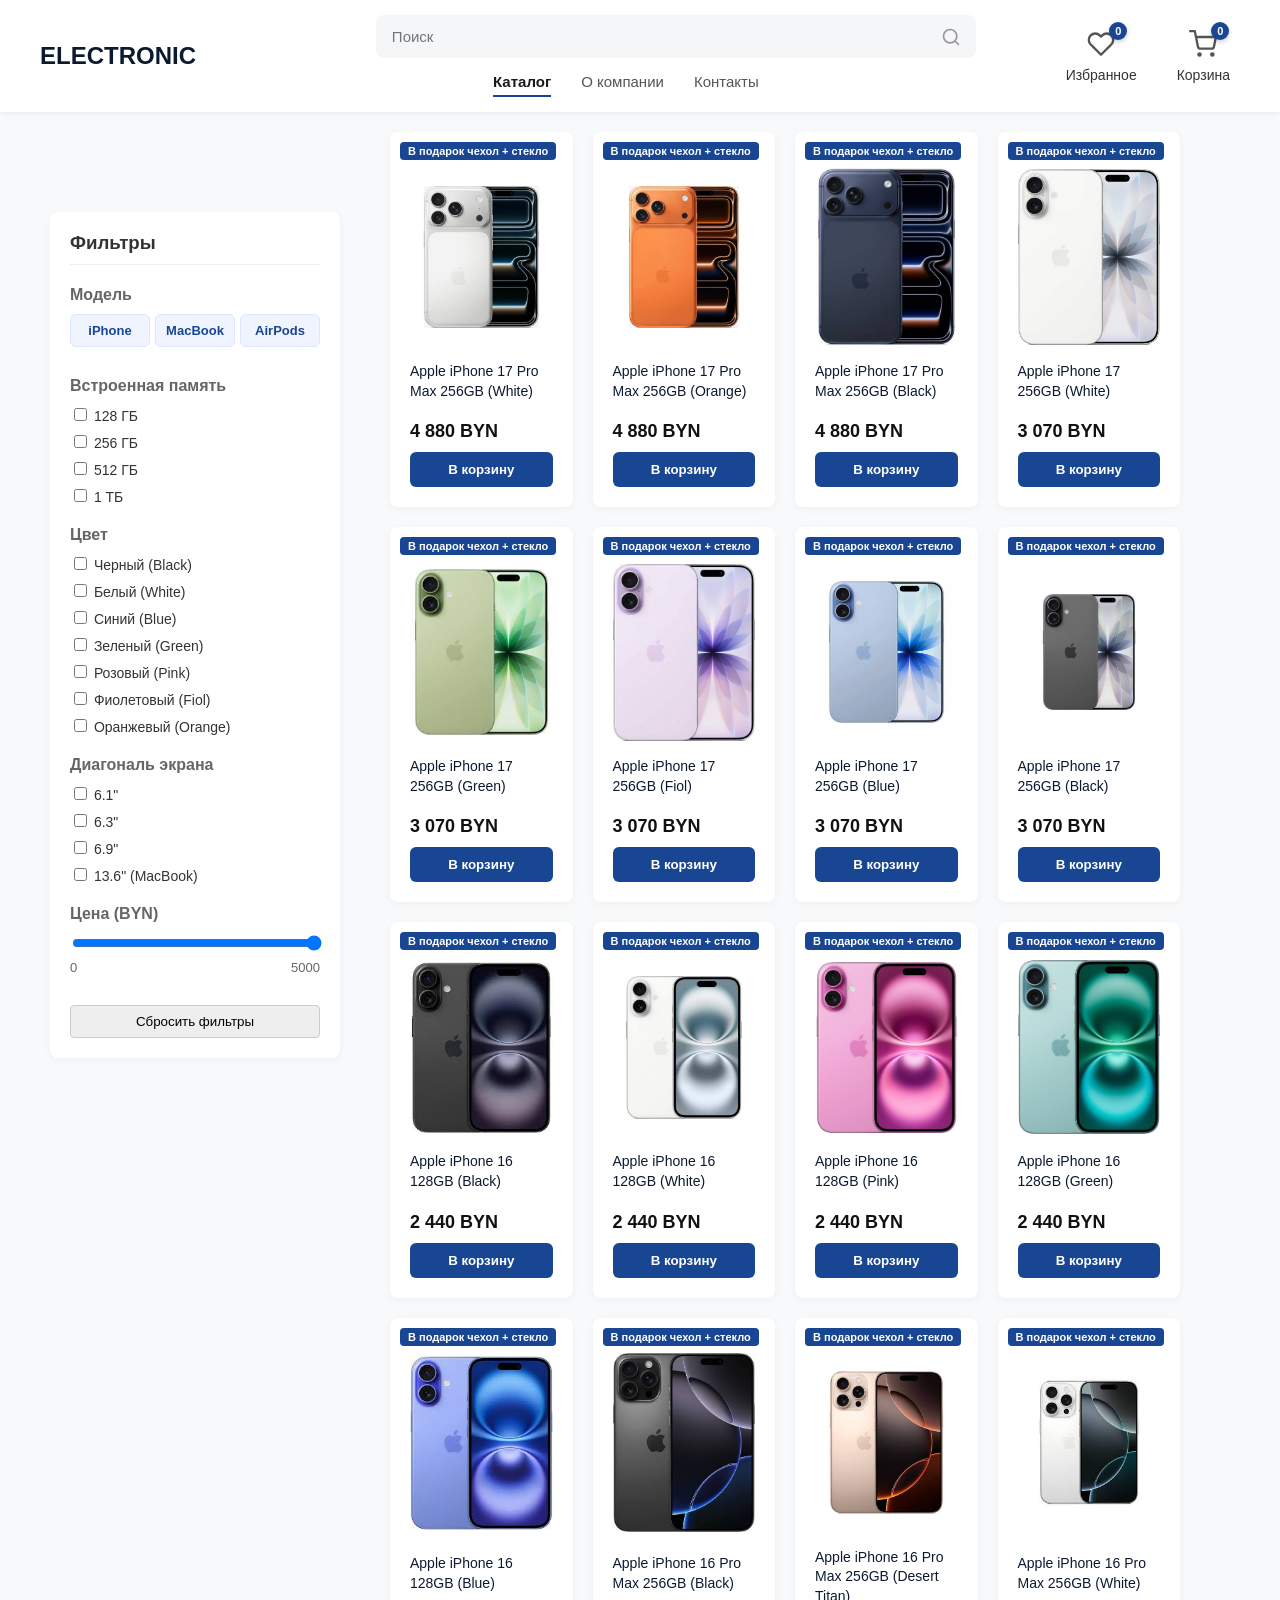
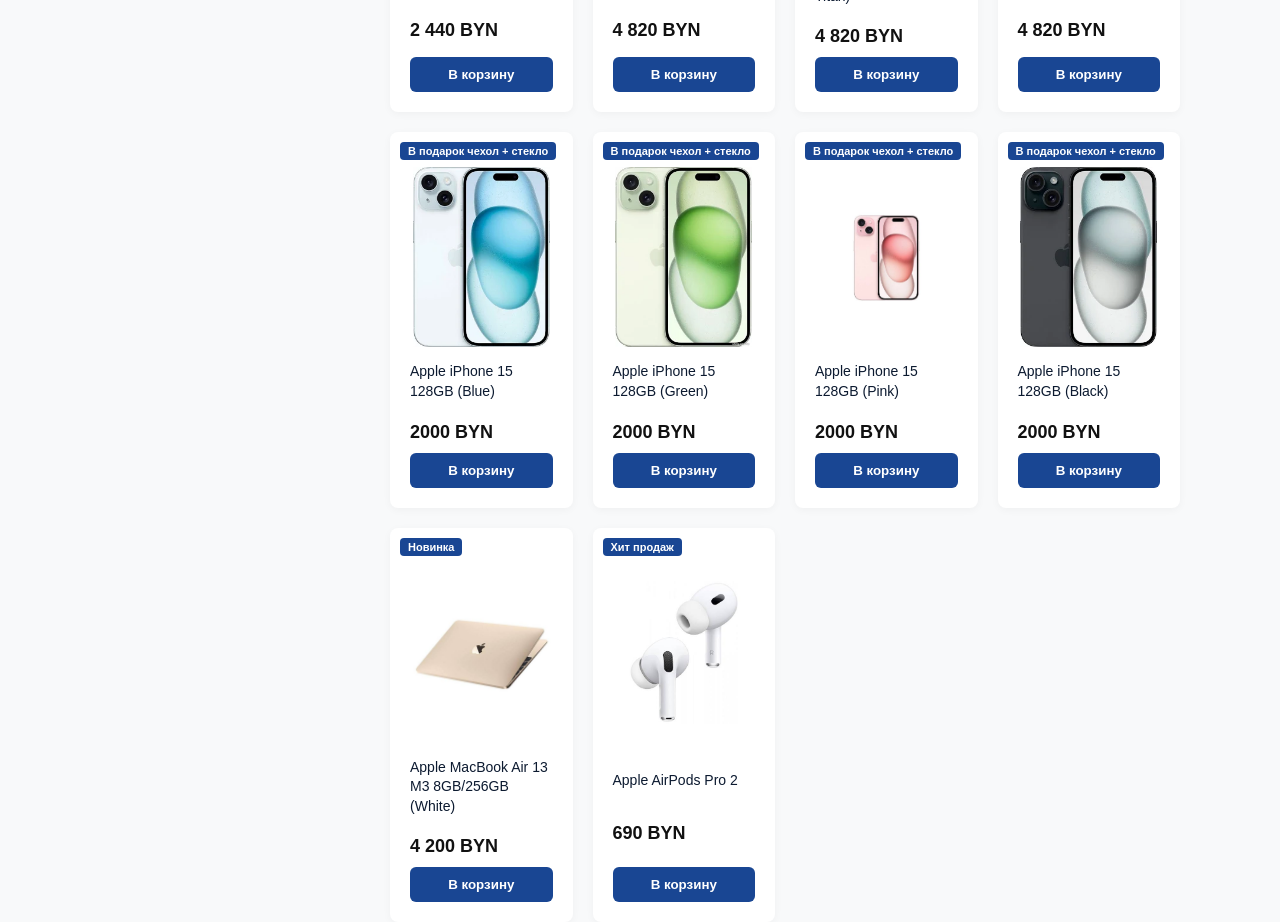
<file: index.html>
<!DOCTYPE html>
<html lang="ru">
<head>
    <meta charset="UTF-8">
    <meta name="viewport" content="width=device-width, initial-scale=1.0">
    <title>Витрина техники — ELECTRONIC</title>
    <link rel="stylesheet" href="style.css">
</head>
<body>

    <!-- шапка сайта -->
            <header class="site-header">
        <a href="index.html" class="logo">ELECTRONIC</a>
        
        <!-- центральный блок -->
        <div class="header-center">
            <div class="search-container">
                <input type="text" id="search-input" placeholder="Поиск">
                <svg width="20" height="20" viewBox="0 0 24 24" fill="none" stroke="#999" stroke-width="2" stroke-linecap="round" stroke-linejoin="round">
                    <circle cx="11" cy="11" r="8"></circle>
                    <line x1="21" y1="21" x2="16.65" y2="16.65"></line>
                </svg>
            </div>
            
            <nav class="main-nav">
                <a href="index.html" class="active">Каталог</a>
                <a href="about.html">О компании</a>
                <a href="contacts.html">Контакты</a>
            </nav>
        </div>

                <div class="header-right">
            <a href="favorites.html" class="fav-link">
                <div class="cart-icon-wrapper">
                    <svg width="28" height="28" viewBox="0 0 24 24" fill="none" stroke="currentColor" stroke-width="2" stroke-linecap="round" stroke-linejoin="round">
                        <path d="M20.84 4.61a5.5 5.5 0 0 0-7.78 0L12 5.67l-1.06-1.06a5.5 5.5 0 0 0-7.78 7.78l1.06 1.06L12 21.23l7.78-7.78 1.06-1.06a5.5 5.5 0 0 0 0-7.78z"></path>
                    </svg>
                    <span class="fav-count">0</span>
                </div>
                <span style="margin-top: 5px;">Избранное</span>
            </a>

            <a href="cart.html" class="cart-link" id="cart-icon">
                <div class="cart-icon-wrapper">
                    <svg width="28" height="28" viewBox="0 0 24 24" fill="none" stroke="currentColor" stroke-width="2" stroke-linecap="round" stroke-linejoin="round">
                        <circle cx="9" cy="21" r="1"></circle>
                        <circle cx="20" cy="21" r="1"></circle>
                        <path d="M1 1h4l2.68 13.39a2 2 0 0 0 2 1.61h9.72a2 2 0 0 0 2-1.61L23 6H6"></path>
                    </svg>
                    <span id="cart-count">0</span>
                </div>
                <span style="margin-top: 5px;">Корзина</span>
            </a>
        </div>
    </header>

    <div class="main-container">
        
        <!-- фильтры -->
        <!-- кнопка для мобильных устройств -->
        <button id="mobile-filter-btn" class="mobile-filter-btn">
            <svg width="20" height="20" viewBox="0 0 24 24" fill="none" stroke="currentColor" stroke-width="2" stroke-linecap="round" stroke-linejoin="round" style="margin-right: 8px; vertical-align: middle;">
                <line x1="4" y1="21" x2="4" y2="14"></line><line x1="4" y1="10" x2="4" y2="3"></line><line x1="12" y1="21" x2="12" y2="12"></line><line x1="12" y1="8" x2="12" y2="3"></line><line x1="20" y1="21" x2="20" y2="16"></line><line x1="20" y1="12" x2="20" y2="3"></line><line x1="1" y1="14" x2="7" y2="14"></line><line x1="9" y1="8" x2="15" y2="8"></line><line x1="17" y1="16" x2="23" y2="16"></line>
            </svg>
            Фильтры
        </button>

        <div class="sidebar-wrapper" id="sidebar-wrapper">
            <aside class="sidebar-filters">
                <h3 style="display: flex; justify-content: space-between; align-items: center;">
                    Фильтры
                    <span id="close-filter-btn" style="cursor: pointer; font-size: 28px; color: #888; display: none;">&times;</span>
                </h3>
                
                <div class="filter-group">
                    <h4>Модель</h4>
                    <div class="tabs-container category-tabs">
                        <label class="tab-label">
                            <input type="radio" name="category" class="category-cb" data-category="iphone">
                            <span>iPhone</span>
                        </label>
                        <label class="tab-label">
                            <input type="radio" name="category" class="category-cb" data-category="macbook">
                            <span>MacBook</span>
                        </label>
                        <label class="tab-label">
                            <input type="radio" name="category" class="category-cb" data-category="airpods">
                            <span>AirPods</span>
                        </label>
                    </div>
                    <div class="sub-filters" id="sub-iphone" style="display: none;">
                        <label><input type="checkbox" class="filter-cb" data-filter="model" value="iPhone 17 Pro Max"> iPhone 17 Pro Max</label>
                        <label><input type="checkbox" class="filter-cb" data-filter="model" value="iPhone 17"> iPhone 17</label>
                        <label><input type="checkbox" class="filter-cb" data-filter="model" value="iPhone 16 Pro Max"> iPhone 16 Pro Max</label>
                        <label><input type="checkbox" class="filter-cb" data-filter="model" value="iPhone 16"> iPhone 16</label>
                        <label><input type="checkbox" class="filter-cb" data-filter="model" value="iPhone 15 Pro Max"> iPhone 15 Pro Max</label>
                        <label><input type="checkbox" class="filter-cb" data-filter="model" value="iPhone 15"> iPhone 15</label>
                    </div>
                    <div class="sub-filters" id="sub-macbook" style="display: none;">
                        <label><input type="checkbox" class="filter-cb" data-filter="model" value="MacBook Air"> MacBook Air</label>
                    </div>
                    <div class="sub-filters" id="sub-airpods" style="display: none;">
                        <label><input type="checkbox" class="filter-cb" data-filter="model" value="AirPods Pro"> AirPods Pro</label>
                    </div>
                </div>

                <div class="filter-group">
                    <h4>Встроенная память</h4>
                    <label><input type="checkbox" class="filter-cb" data-filter="memory" value="128GB"> 128 ГБ</label>
                    <label><input type="checkbox" class="filter-cb" data-filter="memory" value="256GB"> 256 ГБ</label>
                    <label><input type="checkbox" class="filter-cb" data-filter="memory" value="512GB"> 512 ГБ</label>
                    <label><input type="checkbox" class="filter-cb" data-filter="memory" value="1TB"> 1 ТБ</label>
                </div>

                <div class="filter-group">
                    <h4>Цвет</h4>
                    <label><input type="checkbox" class="filter-cb" data-filter="color" value="Black"> Черный (Black)</label>
                    <label><input type="checkbox" class="filter-cb" data-filter="color" value="White"> Белый (White)</label>
                    <label><input type="checkbox" class="filter-cb" data-filter="color" value="Blue"> Синий (Blue)</label>
                    <label><input type="checkbox" class="filter-cb" data-filter="color" value="Green"> Зеленый (Green)</label>
                    <label><input type="checkbox" class="filter-cb" data-filter="color" value="Pink"> Розовый (Pink)</label>
                    <label><input type="checkbox" class="filter-cb" data-filter="color" value="Fiol"> Фиолетовый (Fiol)</label>
                    <label><input type="checkbox" class="filter-cb" data-filter="color" value="Orange"> Оранжевый (Orange)</label>
                </div>

                <div class="filter-group">
                    <h4>Диагональ экрана</h4>
                    <label><input type="checkbox" class="filter-cb" data-filter="screen" value="6.1"> 6.1"</label>
                    <label><input type="checkbox" class="filter-cb" data-filter="screen" value="6.3"> 6.3"</label>
                    <label><input type="checkbox" class="filter-cb" data-filter="screen" value="6.9"> 6.9"</label>
                    <label><input type="checkbox" class="filter-cb" data-filter="screen" value="13.6"> 13.6" (MacBook)</label>
                </div>

                <div class="filter-group">
                    <h4>Цена (BYN)</h4>
                    <input type="range" id="price-range" min="0" max="5000" value="5000" step="50" style="width: 100%;">
                    <div style="display: flex; justify-content: space-between; font-size: 13px; margin-top: 5px; color: #666;">
                        <span>0</span>
                        <span id="price-value">5000</span>
                    </div>
                </div>
                
                <button id="reset-filters" style="width: 100%; padding: 8px; margin-top: 10px; cursor: pointer; background: #eee; border: 1px solid #ccc; border-radius: 4px;">Сбросить фильтры</button>
            </aside>
        </div>

        <main class="products-grid" id="products-container"></main>
    </div>
    <script src="products-data.js"></script>
    <script src="cart.js"></script>
    <script src="app.js"></script>
</body>
</html>
</file>
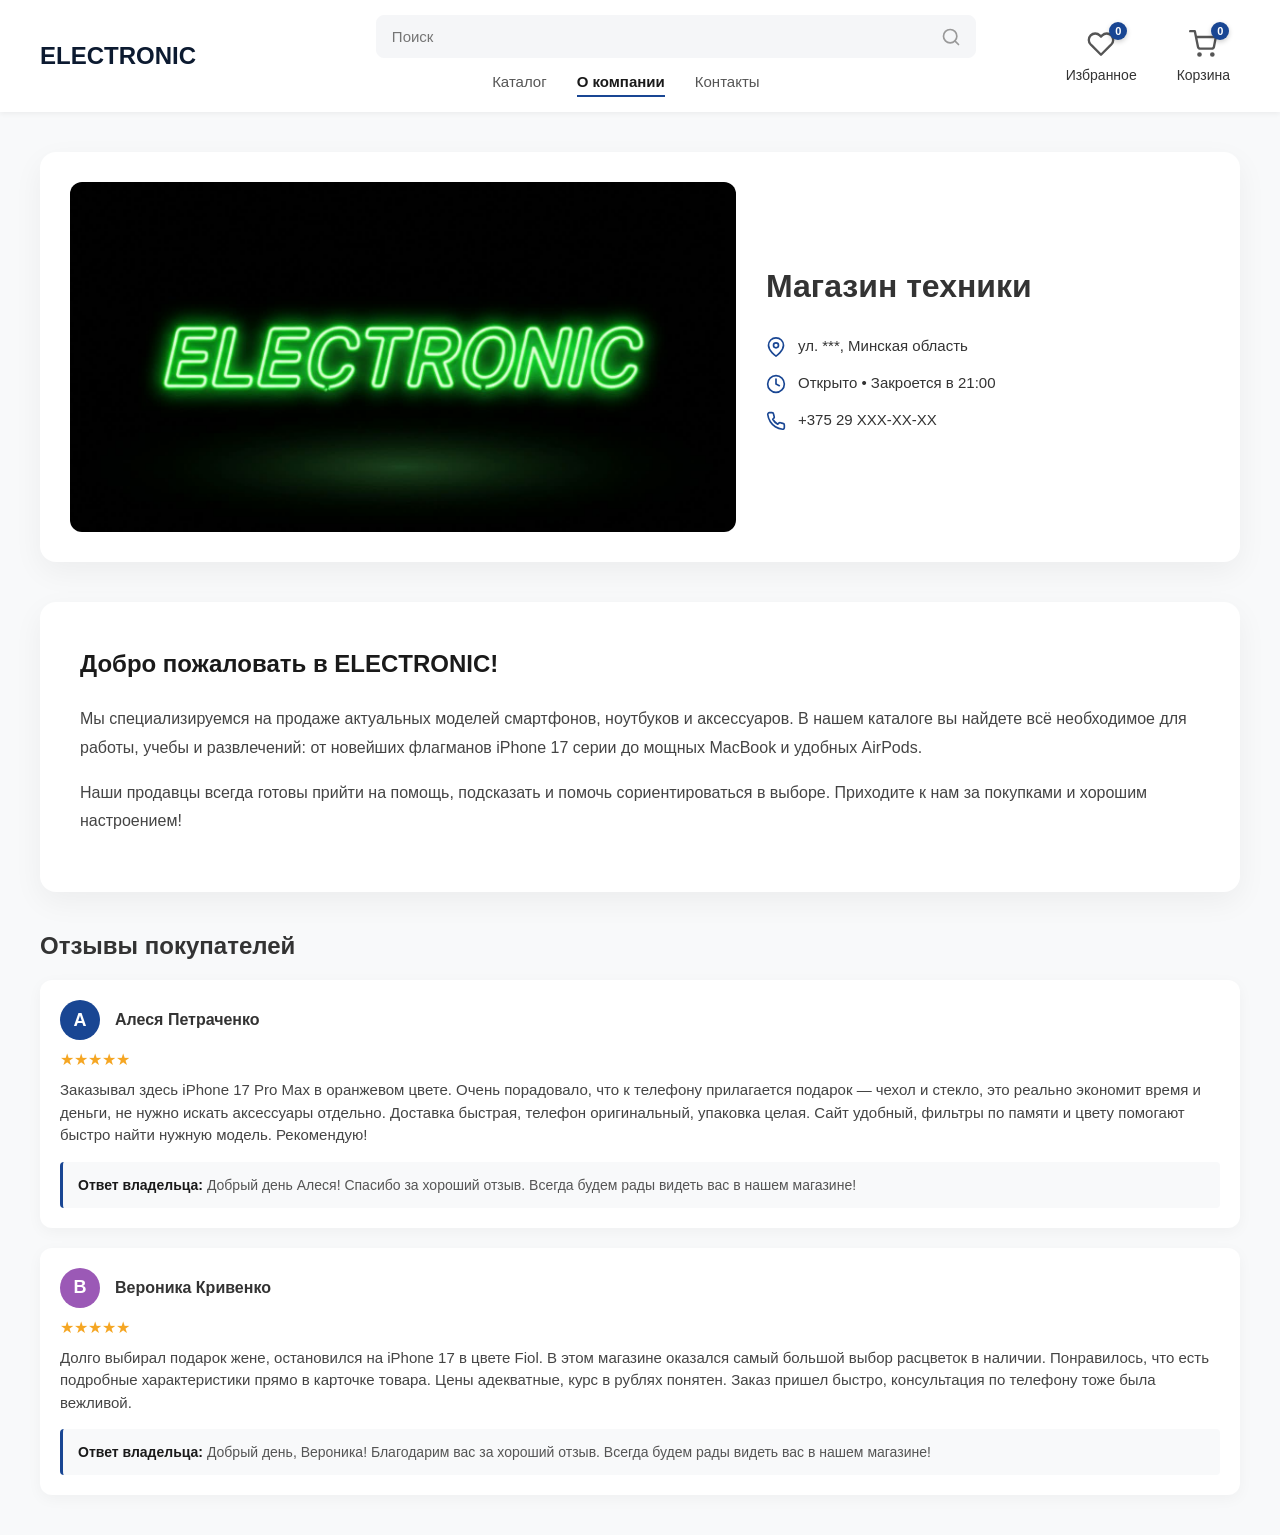
<file: about.html>
<!DOCTYPE html>
<html lang="ru">
<head>
    <meta charset="UTF-8">
    <meta name="viewport" content="width=device-width, initial-scale=1.0">
    <title>О компании — ELECTRONIC</title>
    <link rel="stylesheet" href="style.css">
    <style>
        .about-container {
            max-width: 1200px;
            margin: 40px auto;
            padding: 0 20px;
        }

        /* Верхний блок */
        .about-top {
            display: flex;
            gap: 30px;
            background: #fff;
            border-radius: 16px;
            padding: 30px;
            box-shadow: 0 10px 30px rgba(0,0,0,0.05);
            margin-bottom: 40px;
        }

                .about-gallery {
            flex: 1.5;
            display: flex;
            gap: 10px;
            height: 350px;
        }
        
        .about-gallery img {
            width: 100%; 
            height: 100%;
            object-fit: cover;
            border-radius: 12px;
        }

        .about-info {
            flex: 1;
            display: flex;
            flex-direction: column;
            justify-content: center;
        }
        .about-info h1 {
            font-size: 32px;
            margin: 0 0 10px 0;
        }
        .about-rating {
            color: #f5a623;
            font-size: 18px;
            margin-bottom: 20px;
        }
        .about-rating span {
            color: #888;
            font-size: 14px;
            margin-left: 5px;
        }
        .contact-list {
            list-style: none;
            padding: 0;
            margin: 0;
        }
        .contact-list li {
            display: flex;
            align-items: flex-start;
            gap: 12px;
            margin-bottom: 15px;
            font-size: 15px;
            color: #333;
            line-height: 1.4;
        }
        .contact-list svg {
            color: #194693;
            flex-shrink: 0;
            margin-top: 2px;
        }

        /* Блок с текстом */
        .about-text {
            background: #fff;
            border-radius: 16px;
            padding: 40px;
            box-shadow: 0 10px 30px rgba(0,0,0,0.05);
            margin-bottom: 40px;
            line-height: 1.8;
            color: #444;
        }
        .about-text h2 {
            color: #1a1a1a;
            margin-top: 0;
        }

        /* Блок с отзывами */
        .reviews-section h2 {
            font-size: 24px;
            margin-bottom: 20px;
        }
        .review-card {
            background: #fff;
            border-radius: 12px;
            padding: 20px;
            margin-bottom: 20px;
            box-shadow: 0 4px 15px rgba(0,0,0,0.04);
        }
        .review-header {
            display: flex;
            align-items: center;
            gap: 15px;
            margin-bottom: 10px;
        }
        .review-avatar {
            width: 40px;
            height: 40px;
            border-radius: 50%;
            background-color: #194693;
            color: white;
            display: flex;
            align-items: center;
            justify-content: center;
            font-weight: bold;
            font-size: 18px;
        }
        .review-author {
            font-weight: bold;
            color: #333;
        }
        .review-date {
            color: #888;
            font-size: 13px;
        }
        .review-stars {
            color: #f5a623;
            margin-bottom: 10px;
        }
        .review-text {
            font-size: 15px;
            color: #444;
            line-height: 1.5;
            margin-bottom: 15px;
        }
        .owner-reply {
            background: #f8f9fa;
            border-left: 3px solid #194693;
            padding: 15px;
            border-radius: 4px;
            font-size: 14px;
            color: #555;
        }
        .owner-reply strong {
            color: #1a1a1a;
        }
    </style>
</head>
<body>

    <header class="site-header">
        <a href="index.html" class="logo">ELECTRONIC</a>
        <div class="header-center">
            <div class="search-container">
                <input type="text" id="search-input" placeholder="Поиск">
                <svg width="20" height="20" viewBox="0 0 24 24" fill="none" stroke="#999" stroke-width="2" stroke-linecap="round" stroke-linejoin="round"><circle cx="11" cy="11" r="8"></circle><line x1="21" y1="21" x2="16.65" y2="16.65"></line></svg>
            </div>
            <nav class="main-nav">
                <a href="index.html">Каталог</a>
                <a href="about.html" class="active">О компании</a>
                <a href="contacts.html">Контакты</a>
            </nav>
        </div>
        <div class="header-right">
            <a href="favorites.html" class="fav-link">
                <div class="cart-icon-wrapper">
                    <svg width="28" height="28" viewBox="0 0 24 24" fill="none" stroke="currentColor" stroke-width="2" stroke-linecap="round" stroke-linejoin="round"><path d="M20.84 4.61a5.5 5.5 0 0 0-7.78 0L12 5.67l-1.06-1.06a5.5 5.5 0 0 0-7.78 7.78l1.06 1.06L12 21.23l7.78-7.78 1.06-1.06a5.5 5.5 0 0 0 0-7.78z"></path></svg>
                    <span class="fav-count">0</span>
                </div>
                <span style="margin-top: 5px;">Избранное</span>
            </a>
            <a href="cart.html" class="cart-link" id="cart-icon">
                <div class="cart-icon-wrapper">
                    <svg width="28" height="28" viewBox="0 0 24 24" fill="none" stroke="currentColor" stroke-width="2" stroke-linecap="round" stroke-linejoin="round"><circle cx="9" cy="21" r="1"></circle><circle cx="20" cy="21" r="1"></circle><path d="M1 1h4l2.68 13.39a2 2 0 0 0 2 1.61h9.72a2 2 0 0 0 2-1.61L23 6H6"></path></svg>
                    <span id="cart-count">0</span>
                </div>
                <span style="margin-top: 5px;">Корзина</span>
            </a>
        </div>
    </header>

    <div class="about-container">
        
        <!-- верхний блок -->
        <div class="about-top">
            <div class="about-gallery">
                <img src="images/shop1.jpg" alt="Магазин внутри 1">
            </div>
            
            <div class="about-info">
                <h1>Магазин техники</h1>
                <div class="about-rating">
                </div>
                
                <ul class="contact-list">
                    <li>
                        <svg width="20" height="20" viewBox="0 0 24 24" fill="none" stroke="currentColor" stroke-width="2" stroke-linecap="round" stroke-linejoin="round"><path d="M21 10c0 7-9 13-9 13s-9-6-9-13a9 9 0 0 1 18 0z"></path><circle cx="12" cy="10" r="3"></circle></svg>
                        <span>ул. ***, Минская область</span>
                    </li>
                    <li>
                        <svg width="20" height="20" viewBox="0 0 24 24" fill="none" stroke="currentColor" stroke-width="2" stroke-linecap="round" stroke-linejoin="round"><circle cx="12" cy="12" r="10"></circle><polyline points="12 6 12 12 16 14"></polyline></svg>
                        <span>Открыто • Закроется в 21:00</span>
                    </li>
                    <li>
                        <svg width="20" height="20" viewBox="0 0 24 24" fill="none" stroke="currentColor" stroke-width="2" stroke-linecap="round" stroke-linejoin="round"><path d="M22 16.92v3a2 2 0 0 1-2.18 2 19.79 19.79 0 0 1-8.63-3.07 19.5 19.5 0 0 1-6-6 19.79 19.79 0 0 1-3.07-8.67A2 2 0 0 1 4.11 2h3a2 2 0 0 1 2 1.72 12.84 12.84 0 0 0 .7 2.81 2 2 0 0 1-.45 2.11L8.09 9.91a16 16 0 0 0 6 6l1.27-1.27a2 2 0 0 1 2.11-.45 12.84 12.84 0 0 0 2.81.7A2 2 0 0 1 22 16.92z"></path></svg>
                        <span>+375 29 XXX-XX-XX</span>
                    </li>
                </ul>
            </div>
        </div>

        <!-- текстовый блок -->
        <div class="about-text">
            <h2>Добро пожаловать в ELECTRONIC!</h2>
            <p>Мы специализируемся на продаже актуальных моделей смартфонов, ноутбуков и аксессуаров. В нашем каталоге вы найдете всё необходимое для работы, учебы и развлечений: от новейших флагманов iPhone 17 серии до мощных MacBook и удобных AirPods.</p>
            <p>Наши продавцы всегда готовы прийти на помощь, подсказать и помочь сориентироваться в выборе. Приходите к нам за покупками и хорошим настроением!</p>
        </div>

        <!-- блок с отзывами -->
        <div class="reviews-section">
            <h2>Отзывы покупателей</h2>
            
            <!-- Отзыв 1 -->
            <div class="review-card">
                <div class="review-header">
                    <div class="review-avatar">А</div>
                    <div>
                        <div class="review-author">Алеся Петраченко</div>
                    </div>
                </div>
                <div class="review-stars">★★★★★</div>
                <div class="review-text">Заказывал здесь iPhone 17 Pro Max в оранжевом цвете. Очень порадовало, что к телефону прилагается подарок — чехол и стекло, это реально экономит время и деньги, не нужно искать аксессуары отдельно. Доставка быстрая, телефон оригинальный, упаковка целая. Сайт удобный, фильтры по памяти и цвету помогают быстро найти нужную модель. Рекомендую!</div>
                <div class="owner-reply">
                    <strong>Ответ владельца:</strong> Добрый день Алеся! Спасибо за хороший отзыв. Всегда будем рады видеть вас в нашем магазине!
                </div>
            </div>

            <!-- Отзыв 2 -->
            <div class="review-card">
                <div class="review-header">
                    <div class="review-avatar" style="background-color: #9b59b6;">В</div>
                    <div>
                        <div class="review-author">Вероника Кривенко</div>
                    </div>
                </div>
                <div class="review-stars">★★★★★</div>
                <div class="review-text">Долго выбирал подарок жене, остановился на iPhone 17 в цвете Fiol. В этом магазине оказался самый большой выбор расцветок в наличии. Понравилось, что есть подробные характеристики прямо в карточке товара. Цены адекватные, курс в рублях понятен. Заказ пришел быстро, консультация по телефону тоже была вежливой.</div>
                <div class="owner-reply">
                    <strong>Ответ владельца:</strong> Добрый день, Вероника! Благодарим вас за хороший отзыв. Всегда будем рады видеть вас в нашем магазине!
                </div>
            </div>
        </div>

    </div>
	<script src="products-data.js"></script>
    <script src="cart.js"></script>
</body>
</html>
</file>
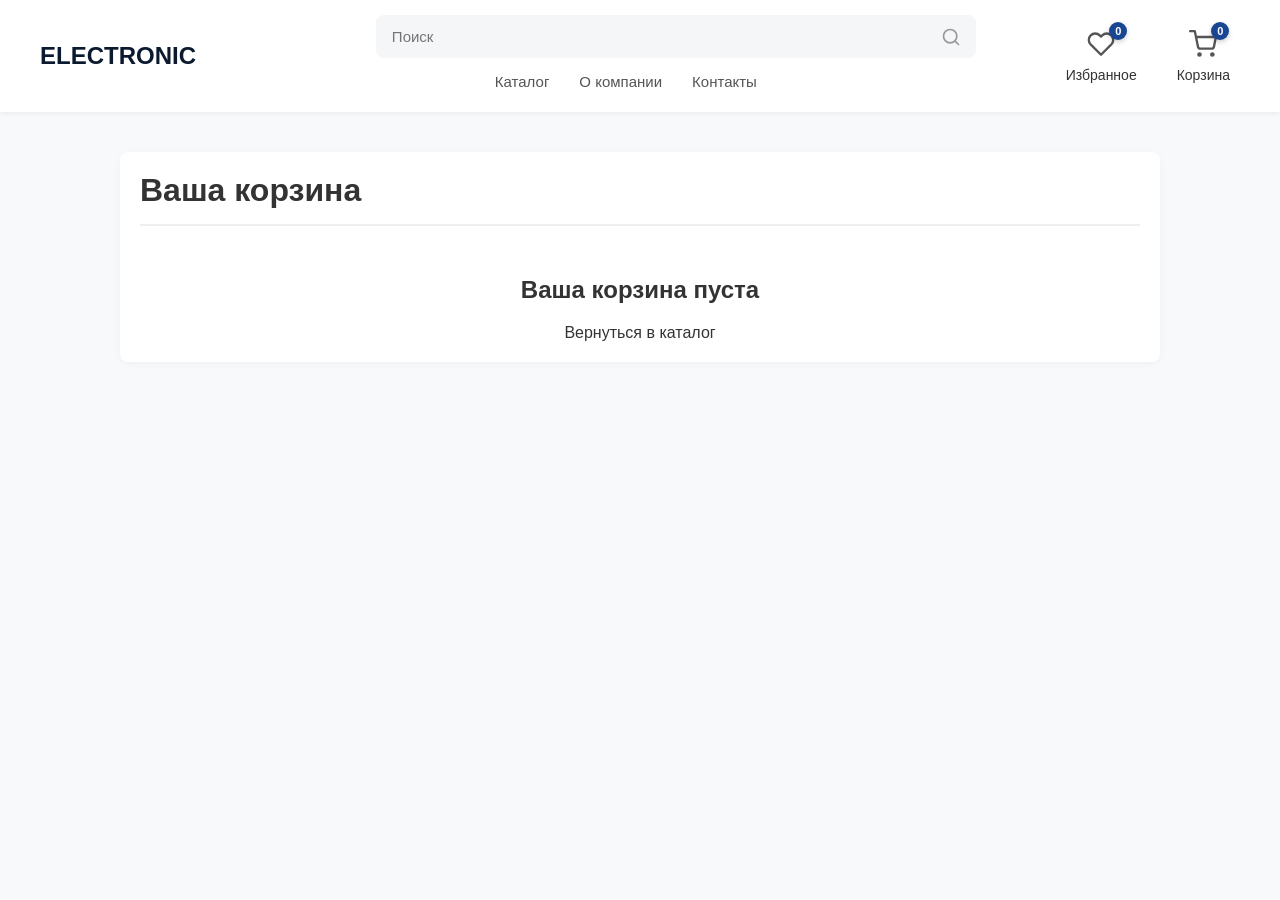
<file: cart.html>
<!DOCTYPE html>
<html lang="ru">
<head>
    <meta charset="UTF-8">
    <meta name="viewport" content="width=device-width, initial-scale=1.0">
    <title>Корзина — ELECTRONIC</title>
    <link rel="stylesheet" href="style.css">
</head>
<body>
            <header class="site-header">
        <a href="index.html" class="logo">ELECTRONIC</a>
        <div class="header-center">
            <div class="search-container">
                <input type="text" id="search-input" placeholder="Поиск">
                <svg width="20" height="20" viewBox="0 0 24 24" fill="none" stroke="#999" stroke-width="2" stroke-linecap="round" stroke-linejoin="round">
                    <circle cx="11" cy="11" r="8"></circle>
                    <line x1="21" y1="21" x2="16.65" y2="16.65"></line>
                </svg>
            </div>
            <nav class="main-nav">
                <a href="index.html">Каталог</a>
                <a href="about.html">О компании</a>
                <a href="contacts.html">Контакты</a>
            </nav>
        </div>
                <div class="header-right">
            <a href="favorites.html" class="fav-link">
                <div class="cart-icon-wrapper">
                    <svg width="28" height="28" viewBox="0 0 24 24" fill="none" stroke="currentColor" stroke-width="2" stroke-linecap="round" stroke-linejoin="round">
                        <path d="M20.84 4.61a5.5 5.5 0 0 0-7.78 0L12 5.67l-1.06-1.06a5.5 5.5 0 0 0-7.78 7.78l1.06 1.06L12 21.23l7.78-7.78 1.06-1.06a5.5 5.5 0 0 0 0-7.78z"></path>
                    </svg>
                    <span class="fav-count">0</span>
                </div>
                <span style="margin-top: 5px;">Избранное</span>
            </a>
            <a href="cart.html" class="cart-link" id="cart-icon">
                <div class="cart-icon-wrapper">
                    <svg width="28" height="28" viewBox="0 0 24 24" fill="none" stroke="currentColor" stroke-width="2" stroke-linecap="round" stroke-linejoin="round">
                        <circle cx="9" cy="21" r="1"></circle>
                        <circle cx="20" cy="21" r="1"></circle>
                        <path d="M1 1h4l2.68 13.39a2 2 0 0 0 2 1.61h9.72a2 2 0 0 0 2-1.61L23 6H6"></path>
                    </svg>
                    <span id="cart-count">0</span>
                </div>
                <span style="margin-top: 5px;">Корзина</span>
            </a>
        </div>
    </header>
    <div class="cart-page">
        <h1>Ваша корзина</h1>
        <div id="cart-items">
        </div>
        <div class="cart-summary" id="cart-summary" style="display: none;">
            <div class="cart-total">
                Итого: <span id="cart-total-price">0 руб</span>
            </div>
            <button class="checkout-btn" onclick="checkout()">Оформить заказ</button>
        </div>
        <div id="empty-cart-message" style="display: none; text-align: center; margin-top: 50px;">
            <h2>Ваша корзина пуста</h2>
            <a href="index.html" class="back-link">Вернуться в каталог</a>
        </div>
    </div>
    <script src="products-data.js"></script>
    <script src="cart.js"></script>
    <script src="cart-page.js"></script>
</body>
</html>
</file>
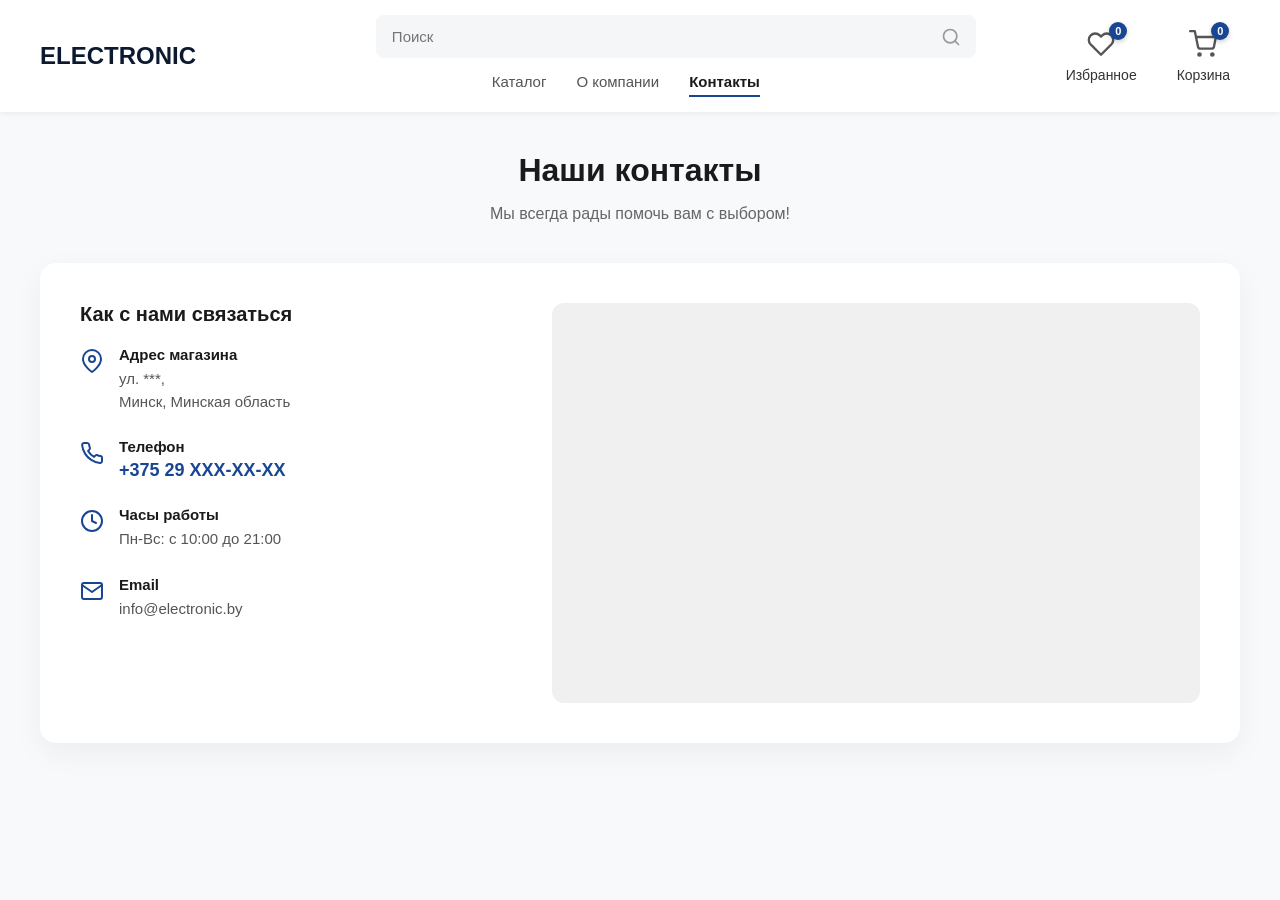
<file: contacts.html>
<!DOCTYPE html>
<html lang="ru">
<head>
    <meta charset="UTF-8">
    <meta name="viewport" content="width=device-width, initial-scale=1.0">
    <title>Контакты — ELECTRONIC</title>
    <link rel="stylesheet" href="style.css">
    <style>
        /* стили страницы контактов */
        .contacts-container {
            max-width: 1200px;
            margin: 40px auto;
            padding: 0 20px;
        }

        .contacts-header {
            text-align: center;
            margin-bottom: 40px;
        }
        .contacts-header h1 {
            font-size: 32px;
            margin-bottom: 10px;
            color: #1a1a1a;
        }
        .contacts-header p {
            color: #666;
            font-size: 16px;
        }

        .contacts-grid {
            display: grid;
            grid-template-columns: 1fr 1.5fr;
            gap: 40px;
            background: #fff;
            padding: 40px;
            border-radius: 16px;
            box-shadow: 0 10px 30px rgba(0,0,0,0.05);
        }

        /* левая колонка с информацией */
        .contact-info h3 {
            font-size: 20px;
            margin-top: 0;
            margin-bottom: 20px;
            color: #1a1a1a;
        }
        .contact-item {
            display: flex;
            gap: 15px;
            margin-bottom: 25px;
        }
        .contact-item svg {
            color: #194693;
            flex-shrink: 0;
            margin-top: 3px;
        }
        .contact-item-text strong {
            display: block;
            font-size: 15px;
            color: #1a1a1a;
            margin-bottom: 5px;
        }
        .contact-item-text span {
            font-size: 15px;
            color: #555;
            line-height: 1.5;
        }
        .contact-item-text a {
            color: #194693;
            text-decoration: none;
            font-weight: bold;
            font-size: 18px;
        }
        .contact-item-text a:hover {
            text-decoration: underline;
        }

        /* правая колонка с картой */
        .map-container {
            width: 100%;
            height: 400px;
            border-radius: 12px;
            overflow: hidden;
            background: #f0f0f0;
        }
        .map-container iframe {
            width: 100%;
            height: 100%;
            border: none;
        }

        @media (max-width: 900px) {
            .contacts-grid {
                grid-template-columns: 1fr;
            }
            .map-container {
                height: 300px;
            }
        }
    </style>
</head>
<body>

    <!-- шапка сайта -->
    <header class="site-header">
        <a href="index.html" class="logo">ELECTRONIC</a>
        <div class="header-center">
            <div class="search-container">
                <input type="text" id="search-input" placeholder="Поиск">
                <svg width="20" height="20" viewBox="0 0 24 24" fill="none" stroke="#999" stroke-width="2" stroke-linecap="round" stroke-linejoin="round"><circle cx="11" cy="11" r="8"></circle><line x1="21" y1="21" x2="16.65" y2="16.65"></line></svg>
            </div>
            <nav class="main-nav">
                <a href="index.html">Каталог</a>
                <a href="about.html">О компании</a>
                <a href="contacts.html" class="active">Контакты</a>
            </nav>
        </div>
        <div class="header-right">
            <a href="favorites.html" class="fav-link">
                <div class="cart-icon-wrapper">
                    <svg width="28" height="28" viewBox="0 0 24 24" fill="none" stroke="currentColor" stroke-width="2" stroke-linecap="round" stroke-linejoin="round"><path d="M20.84 4.61a5.5 5.5 0 0 0-7.78 0L12 5.67l-1.06-1.06a5.5 5.5 0 0 0-7.78 7.78l1.06 1.06L12 21.23l7.78-7.78 1.06-1.06a5.5 5.5 0 0 0 0-7.78z"></path></svg>
                    <span class="fav-count">0</span>
                </div>
                <span style="margin-top: 5px;">Избранное</span>
            </a>
            <a href="cart.html" class="cart-link" id="cart-icon">
                <div class="cart-icon-wrapper">
                    <svg width="28" height="28" viewBox="0 0 24 24" fill="none" stroke="currentColor" stroke-width="2" stroke-linecap="round" stroke-linejoin="round"><circle cx="9" cy="21" r="1"></circle><circle cx="20" cy="21" r="1"></circle><path d="M1 1h4l2.68 13.39a2 2 0 0 0 2 1.61h9.72a2 2 0 0 0 2-1.61L23 6H6"></path></svg>
                    <span id="cart-count">0</span>
                </div>
                <span style="margin-top: 5px;">Корзина</span>
            </a>
        </div>
    </header>

    <!-- основа -->
    <div class="contacts-container">
        <div class="contacts-header">
            <h1>Наши контакты</h1>
            <p>Мы всегда рады помочь вам с выбором!</p>
        </div>

        <div class="contacts-grid">
            
            <!-- информация -->
            <div class="contact-info">
                <h3>Как с нами связаться</h3>
                
                <div class="contact-item">
                    <svg width="24" height="24" viewBox="0 0 24 24" fill="none" stroke="currentColor" stroke-width="2" stroke-linecap="round" stroke-linejoin="round"><path d="M21 10c0 7-9 13-9 13s-9-6-9-13a9 9 0 0 1 18 0z"></path><circle cx="12" cy="10" r="3"></circle></svg>
                    <div class="contact-item-text">
                        <strong>Адрес магазина</strong>
                        <span>ул. ***,<br>Минск, Минская область</span>
                    </div>
                </div>

                <div class="contact-item">
                    <svg width="24" height="24" viewBox="0 0 24 24" fill="none" stroke="currentColor" stroke-width="2" stroke-linecap="round" stroke-linejoin="round"><path d="M22 16.92v3a2 2 0 0 1-2.18 2 19.79 19.79 0 0 1-8.63-3.07 19.5 19.5 0 0 1-6-6 19.79 19.79 0 0 1-3.07-8.67A2 2 0 0 1 4.11 2h3a2 2 0 0 1 2 1.72 12.84 12.84 0 0 0 .7 2.81 2 2 0 0 1-.45 2.11L8.09 9.91a16 16 0 0 0 6 6l1.27-1.27a2 2 0 0 1 2.11-.45 12.84 12.84 0 0 0 2.81.7A2 2 0 0 1 22 16.92z"></path></svg>
                    <div class="contact-item-text">
                        <strong>Телефон</strong>
                        <a href="tel:+375299897502">+375 29 XXX-XX-XX</a>
                    </div>
                </div>

                <div class="contact-item">
                    <svg width="24" height="24" viewBox="0 0 24 24" fill="none" stroke="currentColor" stroke-width="2" stroke-linecap="round" stroke-linejoin="round"><circle cx="12" cy="12" r="10"></circle><polyline points="12 6 12 12 16 14"></polyline></svg>
                    <div class="contact-item-text">
                        <strong>Часы работы</strong>
                        <span>Пн-Вс: с 10:00 до 21:00</span>
                    </div>
                </div>

                <div class="contact-item">
                    <svg width="24" height="24" viewBox="0 0 24 24" fill="none" stroke="currentColor" stroke-width="2" stroke-linecap="round" stroke-linejoin="round"><path d="M4 4h16c1.1 0 2 .9 2 2v12c0 1.1-.9 2-2 2H4c-1.1 0-2-.9-2-2V6c0-1.1.9-2 2-2z"></path><polyline points="22,6 12,13 2,6"></polyline></svg>
                    <div class="contact-item-text">
                        <strong>Email</strong>
                        <span>info@electronic.by</span>
                    </div>
                </div>

            </div>

            <!-- карта -->
            <div class="map-container">
                <iframe src="https://yandex.by/map-widget/v1/?ll=27.561524%2C53.902284&z=16&pt=27.561524,53.902284,pm2rdm" width="100%" height="100%" frameborder="0" allowfullscreen="true"></iframe>
            </div>

        </div>

    </div>

    <script src="products-data.js"></script>
    <script src="cart.js"></script>
</body>
</html>
</file>
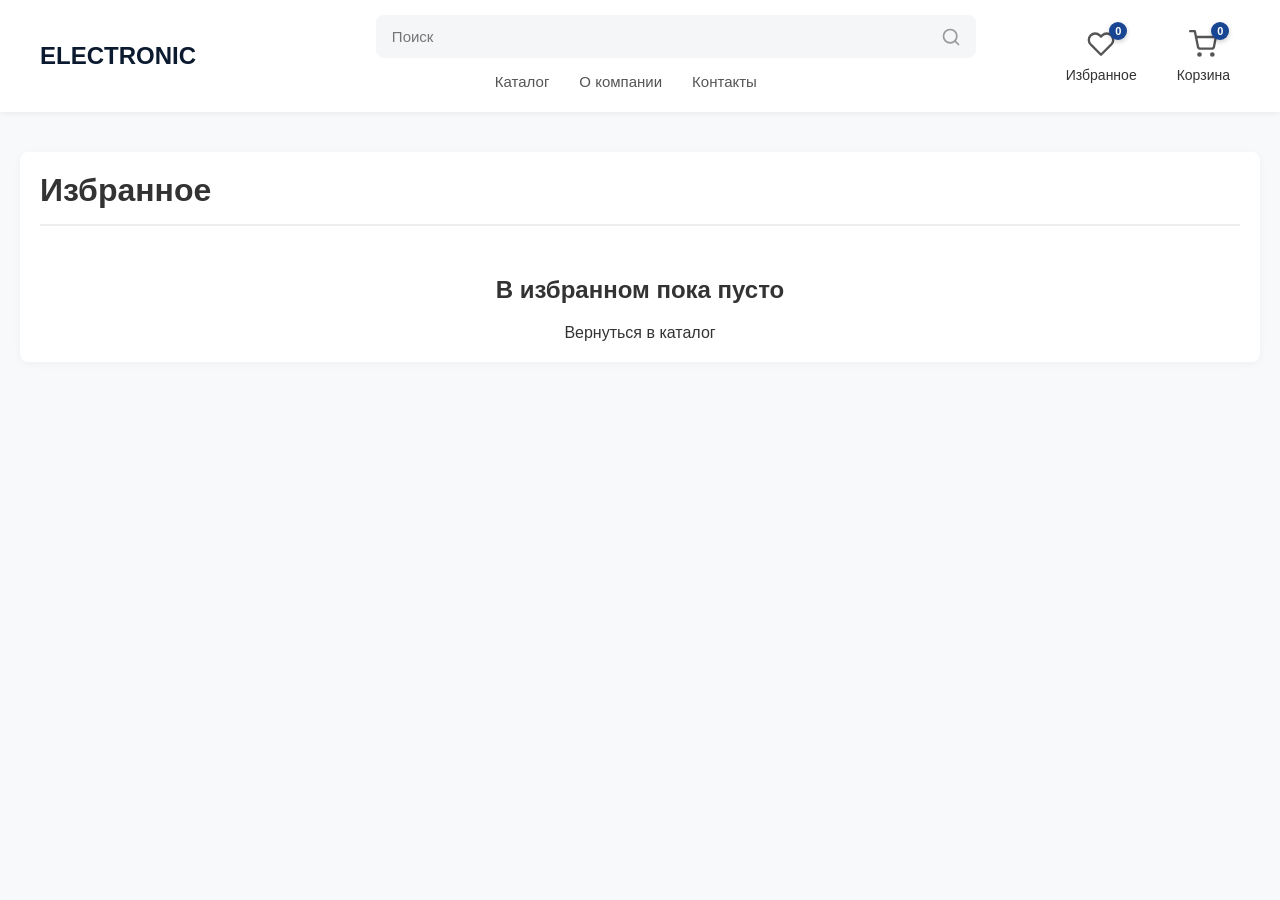
<file: favorites.html>
<!DOCTYPE html>
<html lang="ru">
<head>
    <meta charset="UTF-8">
    <meta name="viewport" content="width=device-width, initial-scale=1.0">
    <title>Избранное — ELECTRONIC</title>
    <link rel="stylesheet" href="style.css">
</head>
<body>

    <!-- шапка сайта -->
    <header class="site-header">
        <a href="index.html" class="logo">ELECTRONIC</a>
        <div class="header-center">
            <div class="search-container">
                <input type="text" id="search-input" placeholder="Поиск">
                <svg width="20" height="20" viewBox="0 0 24 24" fill="none" stroke="#999" stroke-width="2" stroke-linecap="round" stroke-linejoin="round"><circle cx="11" cy="11" r="8"></circle><line x1="21" y1="21" x2="16.65" y2="16.65"></line></svg>
            </div>
            <nav class="main-nav">
                <a href="index.html">Каталог</a>
                <a href="about.html">О компании</a>
                <a href="contacts.html">Контакты</a>
            </nav>
        </div>
        <div class="header-right">
            <a href="favorites.html" class="fav-link">
                <div class="cart-icon-wrapper">
                    <svg width="28" height="28" viewBox="0 0 24 24" fill="none" stroke="currentColor" stroke-width="2" stroke-linecap="round" stroke-linejoin="round"><path d="M20.84 4.61a5.5 5.5 0 0 0-7.78 0L12 5.67l-1.06-1.06a5.5 5.5 0 0 0-7.78 7.78l1.06 1.06L12 21.23l7.78-7.78 1.06-1.06a5.5 5.5 0 0 0 0-7.78z"></path></svg>
                    <span class="fav-count">0</span>
                </div>
                <span style="margin-top: 5px;">Избранное</span>
            </a>
            <a href="cart.html" class="cart-link" id="cart-icon">
                <div class="cart-icon-wrapper">
                    <svg width="28" height="28" viewBox="0 0 24 24" fill="none" stroke="currentColor" stroke-width="2" stroke-linecap="round" stroke-linejoin="round"><circle cx="9" cy="21" r="1"></circle><circle cx="20" cy="21" r="1"></circle><path d="M1 1h4l2.68 13.39a2 2 0 0 0 2 1.61h9.72a2 2 0 0 0 2-1.61L23 6H6"></path></svg>
                    <span id="cart-count">0</span>
                </div>
                <span style="margin-top: 5px;">Корзина</span>
            </a>
        </div>
    </header>

    <!-- контейнер для избранного -->
    <div class="cart-page" style="max-width: 1200px;">
        <h1>Избранное</h1>
        <div class="products-grid" id="favorites-container" style="margin-top: 20px;"></div>
        
        <div id="empty-fav-message" style="display: none; text-align: center; margin-top: 50px;">
            <h2>В избранном пока пусто</h2>
            <a href="index.html"  class="back-link">Вернуться в каталог</a>
        </div>
    </div>

    <script src="products-data.js"></script>
    <script src="cart.js"></script>
    <script src="favorites-page.js"></script>
</body>
</html>
</file>
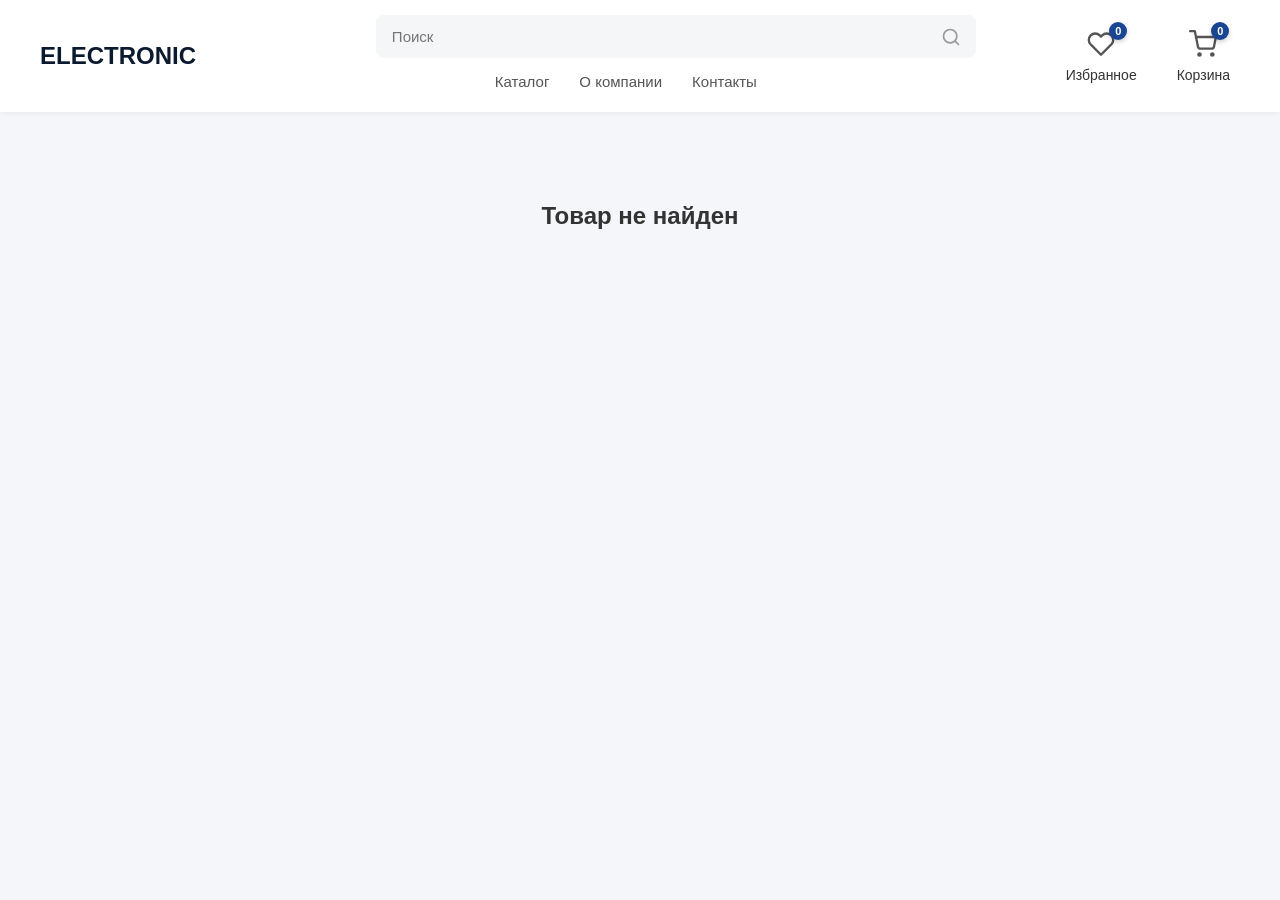
<file: product.html>
<!DOCTYPE html>
<html lang="ru">
<head>
    <meta charset="UTF-8">
    <meta name="viewport" content="width=device-width, initial-scale=1.0">
    <title>Товар — ELECTRONIC</title>
    <link rel="stylesheet" href="style.css">
    <style>
        /* общие настройки */
        body {
            background-color: #f4f6f9;
        }

        .product-wrapper {
            max-width: 1200px;
            margin: 40px auto;
            padding: 0 20px;
        }

        /* верхняя карточка */
        .product-card-top {
            display: flex;
            gap: 50px;
            background: #ffffff;
            border-radius: 16px;
            padding: 40px;
            box-shadow: 0 10px 30px rgba(0, 0, 0, 0.05);
            margin-bottom: 30px;
        }

        /* блок с фото */
        .product-image-block {
            flex: 1.2;
            display: flex;
            justify-content: center;
            align-items: center;
            background: #fdfdfd;
            border-radius: 12px;
            padding: 20px;
            position: relative;
        }
        .product-image-block img {
            max-width: 100%;
            max-height: 450px;
            object-fit: contain;
            transition: transform 0.3s ease;
        }
        .product-image-block img:hover {
            transform: scale(1.05);
        }

        /* блок с информацией */
        .product-info-block {
            flex: 1;
            display: flex;
            flex-direction: column;
            justify-content: center;
        }

        .product-brand {
            font-size: 13px;
            text-transform: uppercase;
            letter-spacing: 1px;
            color: #e6a117;
            font-weight: bold;
            margin-bottom: 10px;
        }

        .product-title {
            font-size: 28px;
            color: #1a1a1a;
            margin: 0 0 15px 0;
            line-height: 1.3;
            font-weight: 700;
        }

        .product-short-desc {
            color: #777;
            font-size: 15px;
            line-height: 1.5;
            margin-bottom: 25px;
        }

        /* цена и кнопка */
        .product-price-row {
            display: flex;
            align-items: baseline;
            gap: 15px;
            margin-bottom: 25px;
        }

        .price-current {
            font-size: 36px;
            font-weight: 800;
            color: #1a1a1a;
        }

        .price-old {
            font-size: 18px;
            color: #aaa;
            text-decoration: line-through;
        }

        .action-buttons {
            display: flex;
            gap: 15px;
            margin-top: 10px;
        }

        .btn-add-cart {
            background-color: #1a1a1a;
            color: white;
            border: none;
            padding: 16px 30px;
            border-radius: 10px;
            font-weight: bold;
            font-size: 16px;
            cursor: pointer;
            flex: 1;
            transition: background-color 0.3s;
        }
        .btn-add-cart:hover {
            background-color: #333;
        }

        .btn-add-fav {
            background-color: #1a1a1a;
            color: white;
            border: none;
            padding: 16px 30px;
            border-radius: 10px;
            font-weight: bold;
            font-size: 16px;
            cursor: pointer;
            flex: 1;
            transition: background-color 0.3s;
            display: flex;
            align-items: center;
            justify-content: center;
        }
        .btn-add-fav:hover {
            background-color: #333;
        }

        /* блок описания и характеристик */
        .product-details {
            background: #ffffff;
            border-radius: 16px;
            padding: 40px;
            box-shadow: 0 10px 30px rgba(0, 0, 0, 0.05);
        }

        .product-details h2 {
            font-size: 22px;
            color: #1a1a1a;
            margin-top: 0;
            margin-bottom: 20px;
            padding-bottom: 15px;
            border-bottom: 1px solid #eee;
        }

        .product-description {
            color: #555;
            line-height: 1.8;
            font-size: 15px;
            margin-bottom: 40px;
        }

        .specs-table {
            width: 100%;
            border-collapse: collapse;
        }
        .specs-table tr {
            border-bottom: 1px dashed #eee;
            transition: background 0.2s;
        }
        .specs-table tr:hover {
            background-color: #fafafa;
        }
        .specs-table td {
            padding: 15px 10px;
            font-size: 15px;
            color: #555;
        }
        .specs-table td:first-child {
            color: #888;
            width: 40%;
        }
        .specs-table td:last-child {
            font-weight: 600;
            color: #1a1a1a;
        }
    </style>
</head>
<body>

    <!-- шапка сайта -->
            <header class="site-header">
        <a href="index.html" class="logo">ELECTRONIC</a>
        <div class="header-center">
            <div class="search-container">
                <input type="text" id="search-input" placeholder="Поиск">
                <svg width="20" height="20" viewBox="0 0 24 24" fill="none" stroke="#999" stroke-width="2" stroke-linecap="round" stroke-linejoin="round">
                    <circle cx="11" cy="11" r="8"></circle>
                    <line x1="21" y1="21" x2="16.65" y2="16.65"></line>
                </svg>
            </div>
            
            <nav class="main-nav">
                <a href="index.html">Каталог</a>
                <a href="about.html">О компании</a>
                <a href="contacts.html">Контакты</a>
            </nav>
        </div>

                <div class="header-right">
            <a href="favorites.html" class="fav-link">
                <div class="cart-icon-wrapper">
                    <!-- Иконка сердечка -->
                    <svg width="28" height="28" viewBox="0 0 24 24" fill="none" stroke="currentColor" stroke-width="2" stroke-linecap="round" stroke-linejoin="round">
                        <path d="M20.84 4.61a5.5 5.5 0 0 0-7.78 0L12 5.67l-1.06-1.06a5.5 5.5 0 0 0-7.78 7.78l1.06 1.06L12 21.23l7.78-7.78 1.06-1.06a5.5 5.5 0 0 0 0-7.78z"></path>
                    </svg>
                    <span class="fav-count">0</span>
                </div>
                <span style="margin-top: 5px;">Избранное</span>
            </a>

            <a href="cart.html" class="cart-link" id="cart-icon">
                <div class="cart-icon-wrapper">
                    <svg width="28" height="28" viewBox="0 0 24 24" fill="none" stroke="currentColor" stroke-width="2" stroke-linecap="round" stroke-linejoin="round">
                        <circle cx="9" cy="21" r="1"></circle>
                        <circle cx="20" cy="21" r="1"></circle>
                        <path d="M1 1h4l2.68 13.39a2 2 0 0 0 2 1.61h9.72a2 2 0 0 0 2-1.61L23 6H6"></path>
                    </svg>
                    <span id="cart-count">0</span>
                </div>
                <span style="margin-top: 5px;">Корзина</span>
            </a>
        </div>
    </header>

    <div class="product-wrapper" id="product-page">
        <!-- Сюда JS вставит данные -->
    </div>

    <script src="products-data.js"></script>
    <script src="cart.js"></script>
    <script src="product.js"></script>
</body>
</html>
</file>
<file: style.css>
/* общие настройки для всего сайта */
body {
    font-family: Arial, sans-serif;
    margin: 0;
    padding: 0;
    background-color: #f8f9fa;
    color: #333;
}

/* шапка сайта */
.site-header {
    display: flex;
    justify-content: space-between;
    align-items: flex-start;
    padding: 15px 40px;
    background-color: #ffffff;
    box-shadow: 0 2px 5px rgba(0,0,0,0.05);
    gap: 20px;
}
.logo {
    font-weight: bold;
    font-size: 24px;
    color: #0c1a30;
    text-decoration: none;
}
.contacts {
    font-weight: bold;
    font-size: 18px;
}

.main-container {
    display: flex;
    justify-content: flex-start;
    max-width: 100%;
    padding-left: 50px;
    gap: 50px;
    padding-right: 100px;
}

/* боковая панель */
.sidebar-filters {
    width: 250px;
    background: #ffffff;
    padding: 20px;
    border-radius: 8px;
    box-shadow: 0 2px 8px rgba(0,0,0,0.04);
    height: fit-content;
    margin-top: 100px;
}
.sidebar-filters h3 {
    margin-top: 0;
    border-bottom: 1px solid #eee;
    padding-bottom: 10px;
}
.filter-group {
    margin-bottom: 20px;
}
.filter-group h4 {
    margin-bottom: 10px;
    color: #666;
}
.filter-group label {
    display: block;
    margin-bottom: 8px;
    cursor: pointer;
    font-size: 14px;
}

/* сетка с карточками товаров */
.products-grid {
    display: grid;
    grid-template-columns: repeat(4, 1fr);
    gap: 20px;
    width: 100%;
    flex-grow: 1;
    margin-top: 20px;
    align-content: start;
}

/* карточка товара */
.product-card {
    background: #ffffff;
    border-radius: 8px;
    padding: 20px;
    position: relative;
    box-shadow: 0 2px 8px rgba(0,0,0,0.04);
    display: flex;
    flex-direction: column;
    justify-content: space-between;
    transition: transform 0.2s;
    cursor: pointer;
}
.product-card:hover {
    transform: translateY(-5px);
}

/* акция сверху */
.badge {
    position: absolute;
    top: 10px;
    left: 10px;
    background-color: #194693;
    color: white;
    font-size: 11px;
    padding: 3px 8px;
    border-radius: 4px;
    font-weight: bold;
}

.product-image {
    height: 180px;
    display: flex;
    align-items: center;
    justify-content: center;
    margin-bottom: 15px;
    margin-top: 15px;
}
.product-image img {
    max-height: 100%;
    max-width: 100%;
    object-fit: contain;
}

/* ссылка на название товара */
.product-title {
    font-size: 14px;
    color: #0c1a30;
    text-decoration: none;
    font-weight: 500;
    margin-bottom: 10px;
    display: block;
    line-height: 1.4;
    position: relative;
    z-index: 10;
}

.product-title:hover {
    color: #0056b3;
}

/* цена */
.product-price {
    font-size: 18px;
    font-weight: bold;
    margin: 10px 0;
    color: #111;
}

/* "В корзину" */
.buy-button {
    background-color: #194693;
    color: white;
    border: none;
    padding: 10px;
    border-radius: 6px;
    font-weight: bold;
    cursor: pointer;
    width: 100%;
    transition: background-color 0.2s;
    position: relative;
}
.buy-button:hover {
    background-color: #12346e;
}
.header-right {
    display: flex;
    align-items: center;
    gap: 30px;
}

.header-right {
    display: flex;
    align-items: center;
    gap: 30px;
}

/* стили для корзины */
.cart-link {
    display: flex;
    flex-direction: column;
    align-items: center;
    justify-content: center;
    text-decoration: none;
    color: #333;
    font-size: 14px;
    padding: 5px 10px;
    border-radius: 8px;
    transition: color 0.2s, background 0.2s;
    gap: 4px;
    position: relative;
}

.cart-link:hover {
    color: #e6a117;
    background: #fdfbf7;
}

/* контейнер для иконки и бейджа */
.cart-icon-wrapper {
    position: relative;
    display: flex;
    justify-content: center;
    align-items: center;
}

.cart-link svg {
    color: #555;
    transition: color 0.2s;
}

.cart-link:hover svg {
    color: #e6a117;
}

/* стили для бейджа */
#cart-count {
    position: absolute;
    top: -8px;
    right: -12px;
    background-color: #194693;
    color: white;
    font-size: 11px;
    font-weight: bold;
    width: 18px;
    height: 18px;
    display: flex;
    align-items: center;
    justify-content: center;
    border-radius: 50%;
    box-shadow: 0 2px 5px rgba(0,0,0,0.2);
    font-family: Arial, sans-serif;
}
/* стили для страницы корзины */
.cart-page {
    max-width: 1000px;
    margin: 40px auto;
    padding: 20px;
    background: #fff;
    border-radius: 8px;
    box-shadow: 0 2px 8px rgba(0,0,0,0.04);
}

.cart-page h1 {
    margin-top: 0;
    border-bottom: 2px solid #eee;
    padding-bottom: 15px;
}

.cart-item {
    display: flex;
    align-items: center;
    justify-content: space-between;
    padding: 15px 0;
    border-bottom: 1px solid #eee;
}

.cart-item-info {
    display: flex;
    align-items: center;
    gap: 20px;
    flex: 1;
}

.cart-item-image {
    width: 80px;
    height: 80px;
    object-fit: contain;
}

.cart-item-title {
    font-weight: bold;
    color: #0c1a30;
}

.cart-item-price {
    color: #666;
    font-size: 14px;
}

.cart-item-controls {
    display: flex;
    align-items: center;
    gap: 15px;
}

.quantity-btn {
    background: #f0f4ff;
    border: none;
    color: #194693;
    font-size: 18px;
    width: 30px;
    height: 30px;
    border-radius: 4px;
    cursor: pointer;
    font-weight: bold;
}
.quantity-btn:hover {
    background: #dce6ff;
}

.remove-btn {
    background: none;
    border: none;
    color: #e62e6b;
    font-size: 20px;
    cursor: pointer;
    padding: 0 10px;
}
.remove-btn:hover {
    color: #b01e4f;
}

.cart-summary {
    margin-top: 30px;
    display: flex;
    justify-content: space-between;
    align-items: center;
    background: #f8f9fa;
    padding: 20px;
    border-radius: 8px;
}

.cart-total {
    font-size: 22px;
    font-weight: bold;
}

.cart-total span {
    color: #194693;
}

.checkout-btn {
    background-color: #e62e6b;
    color: white;
    border: none;
    padding: 12px 30px;
    border-radius: 6px;
    font-weight: bold;
    font-size: 16px;
    cursor: pointer;
    transition: background 0.2s;
}
.checkout-btn:hover {
    background-color: #b01e4f;
}

.tabs-container {
    display: flex;
    gap: 5px;
    flex-wrap: wrap;
    margin-bottom: 15px;
}

.tab-label {
    cursor: pointer;
    flex: 1; 
    text-align: center;
}

/* прячем инпуты */
.tab-label input[type="checkbox"],
.tab-label input[type="radio"] {
    display: none;
}

/* стиль самой кнопки */
.tab-label span {
    display: block;
    padding: 8px 5px;
    background: #f0f4ff;
    border: 1px solid #dce6ff;
    border-radius: 6px;
    font-size: 13px;
    color: #194693;
    transition: all 0.2s;
    font-weight: bold;
}

/* эффект при наведении мыши */
.tab-label span:hover {
    background: #dce6ff;
}

.tab-label input:checked + span {
    background: #c5d5f5;
    border-color: #a8bce8;
    color: #0c1a30;
}

/* контейнер для подфильтров */
.sub-filters {
    margin-top: 10px;
    padding-left: 10px;
    border-left: 2px solid #194693;
    animation: fadeIn 0.3s ease-in-out;
}

.sub-filters label {
    display: block;
    margin-bottom: 8px;
    cursor: pointer;
    font-size: 14px;
    color: #333;
}

@keyframes fadeIn {
    from { opacity: 0; transform: translateY(-5px); }
    to { opacity: 1; transform: translateY(0); }
}

.site-header {
    display: flex;
    justify-content: space-between;
    align-items: center;
    padding: 15px 40px;
    background-color: #ffffff;
    box-shadow: 0 2px 5px rgba(0,0,0,0.05);
    gap: 20px;
}

/* контейнер для поиска */
.search-container {
    flex: 1;
    max-width: 600px;
    position: relative;
    display: flex;
    align-items: center;
    margin-left: 100px;
}

/* строка ввода */
.search-container input {
    width: 100%;
    background-color: #f5f6f8;
    border: 1px solid #f5f6f8;
    border-radius: 8px;
    padding: 12px 15px;
    padding-right: 45px;
    font-size: 15px;
    color: #333;
    outline: none;
    transition: border-color 0.2s, background-color 0.2s;
    font-family: Arial, sans-serif;
}

.search-container input:focus {
    border-color: #d0d0d0;
    background-color: #ffffff;
}

.search-container svg {
    position: absolute;
    right: 15px;
    pointer-events: none;
}

/* стили для ссылки "Вернуться в каталог" в корзине */
#empty-cart-message a {
    color: #333;
    text-decoration: none;
    font-size: 16px;
    transition: color 0.2s ease;
}

#empty-cart-message a:hover {
    color: #194693;
    text-decoration: underline;
}

/* центральный блок шапки */
.header-center {
    flex: 1;
    max-width: 600px;
    display: flex;
    flex-direction: column;
    align-items: center;
    gap: 15px;
}

/* Обновляем поиск */
.search-container {
    width: 100%;
    position: relative;
    display: flex;
    align-items: center;
    margin-left: 100px;
}

.main-nav {
    display: flex;
    gap: 30px;
}

.main-nav a {
    text-decoration: none;
    color: #555;
    font-size: 15px;
    font-weight: 500;
    transition: color 0.2s;
    padding-bottom: 5px;
    border-bottom: 2px solid transparent;
}

.main-nav a:hover {
    color: #194693;
}

.main-nav a.active {
    color: #1a1a1a;
    font-weight: bold;
    border-bottom: 2px solid #194693;
}
/* иконка избранного */
.fav-link {
    display: flex;
    flex-direction: column;
    align-items: center;
    justify-content: center;
    text-decoration: none;
    color: #333;
    font-size: 14px;
    padding: 5px 10px;
    border-radius: 8px;
    transition: color 0.2s, background 0.2s;
    gap: 4px;
    position: relative;
}

.fav-link:hover {
    color: #e6a117;
    background: #fdfbf7;
}

.fav-link svg {
    color: #555;
    transition: color 0.2s;
}

.fav-link:hover svg {
    color: #e62e6b;
}

.fav-count {
    position: absolute;
    top: -8px;
    right: -12px;
    background-color: #194693;
    color: white;
    font-size: 11px;
    font-weight: bold;
    width: 18px;
    height: 18px;
    display: flex;
    align-items: center;
    justify-content: center;
    border-radius: 50%;
    box-shadow: 0 2px 5px rgba(0,0,0,0.2);
    font-family: Arial, sans-serif;
}

.header-right {
    display: flex;
    align-items: center;
    gap: 20px;
}

/* стили для ссылки "Вернуться в каталог" в избранном */
#empty-fav-message a {
    color: #333;
    text-decoration: none;
    font-size: 16px;
    transition: color 0.2s ease;
}

#empty-fav-message a:hover {
    color: #194693;
    text-decoration: underline;
}

.fav-icon-wrapper {
    position: absolute;
    top: 15px;
    right: 15px;
    background: #ffffff;
    border-radius: 50%;
    width: 36px;
    height: 36px;
    display: flex;
    align-items: center;
    justify-content: center;
    cursor: pointer;
    box-shadow: 0 2px 5px rgba(0,0,0,0.15);
    transition: transform 0.2s, box-shadow 0.2s;
    z-index: 10;
}

.fav-icon-wrapper:hover {
    transform: scale(1.1);
    box-shadow: 0 4px 8px rgba(0,0,0,0.2);
}

/* адаптивность для мобильных устройств*/
@media (max-width: 1024px) {
    .products-grid {
        grid-template-columns: repeat(3, 1fr);
    }
    .main-container {
        padding-right: 20px;
    }
}

@media (max-width: 768px) {
    /* шапка */
    .site-header {
        flex-direction: column;
        align-items: center;
        padding: 10px 15px;
        gap: 10px;
    }
    .header-center {
        width: 100%;
        max-width: 100%;
    }
    .search-container {
        margin-left: 0;
        width: 100%;
    }
    .header-right {
        width: 100%;
        justify-content: center;
        gap: 40px;
    }
    
    /* основной контейнер */
    .main-container {
        flex-direction: column;
        padding: 0 15px;
        gap: 20px;
    }
    
    /* боковая панель с фильтрами */
    .sidebar-filters {
        width: 100%;
        margin-top: 10px;
        box-sizing: border-box;
    }

    /* сетка товаров */
    .products-grid {
        grid-template-columns: repeat(2, 1fr);
        gap: 10px;
    }

    /* карточка товара */
    .product-card {
        padding: 10px;
    }
    .product-image {
        height: 140px;
    }
    .product-title {
        font-size: 12px;
    }
    .product-price {
        font-size: 16px;
    }
}

@media (max-width: 480px) {

    .cart-item {
        flex-direction: column;
        align-items: flex-start;
        gap: 10px;
    }
    .cart-item-controls {
        width: 100%;
        justify-content: flex-end;
    }
    .cart-summary {
        flex-direction: column;
        gap: 15px;
        text-align: center;
    }
    
    .product-card-top {
        flex-direction: column;
        padding: 15px;
        gap: 20px;
    }
    .product-image-block img {
        max-height: 250px;
    }

    .contacts-grid {
        grid-template-columns: 1fr;
        padding: 15px;
    }
    .about-top {
        flex-direction: column;
    }
    .about-gallery {
        height: 200px;
    }
}

/* мобильные фильтры */
/* скрываем кнопку на компьютере */
.mobile-filter-btn {
    display: none; 
    width: 100%;
    padding: 12px;
    background: #f0f4ff;
    color: #194693;
    border: 1px solid #dce6ff;
    border-radius: 8px;
    font-size: 16px;
    font-weight: bold;
    cursor: pointer;
    margin-bottom: 20px;
    text-align: center;
    align-items: center;
    justify-content: center;
}

@media (max-width: 768px) {
    .mobile-filter-btn {
        display: flex;
    }

    .sidebar-wrapper {
        display: none;
        position: fixed;
        top: 0;
        left: 0;
        width: 100%;
        height: 100%;
        background: rgba(0,0,0,0.5);
        z-index: 999;
        justify-content: flex-end;
    }

    .sidebar-wrapper.show {
        display: flex;
    }

    .sidebar-filters {
        width: 80%;
        max-width: 350px;
        height: 100%;
        margin: 0;
        border-radius: 0;
        overflow-y: auto;
        animation: slideIn 0.3s ease-out;
        position: relative;
    }

    @keyframes slideIn {
        from { transform: translateX(100%); }
        to { transform: translateX(0); }
    }

    #close-filter-btn {
        display: none;
        font-size: 28px;
        line-height: 1;
        padding: 0 10px;
        color: #333;
    }
}
</file>
